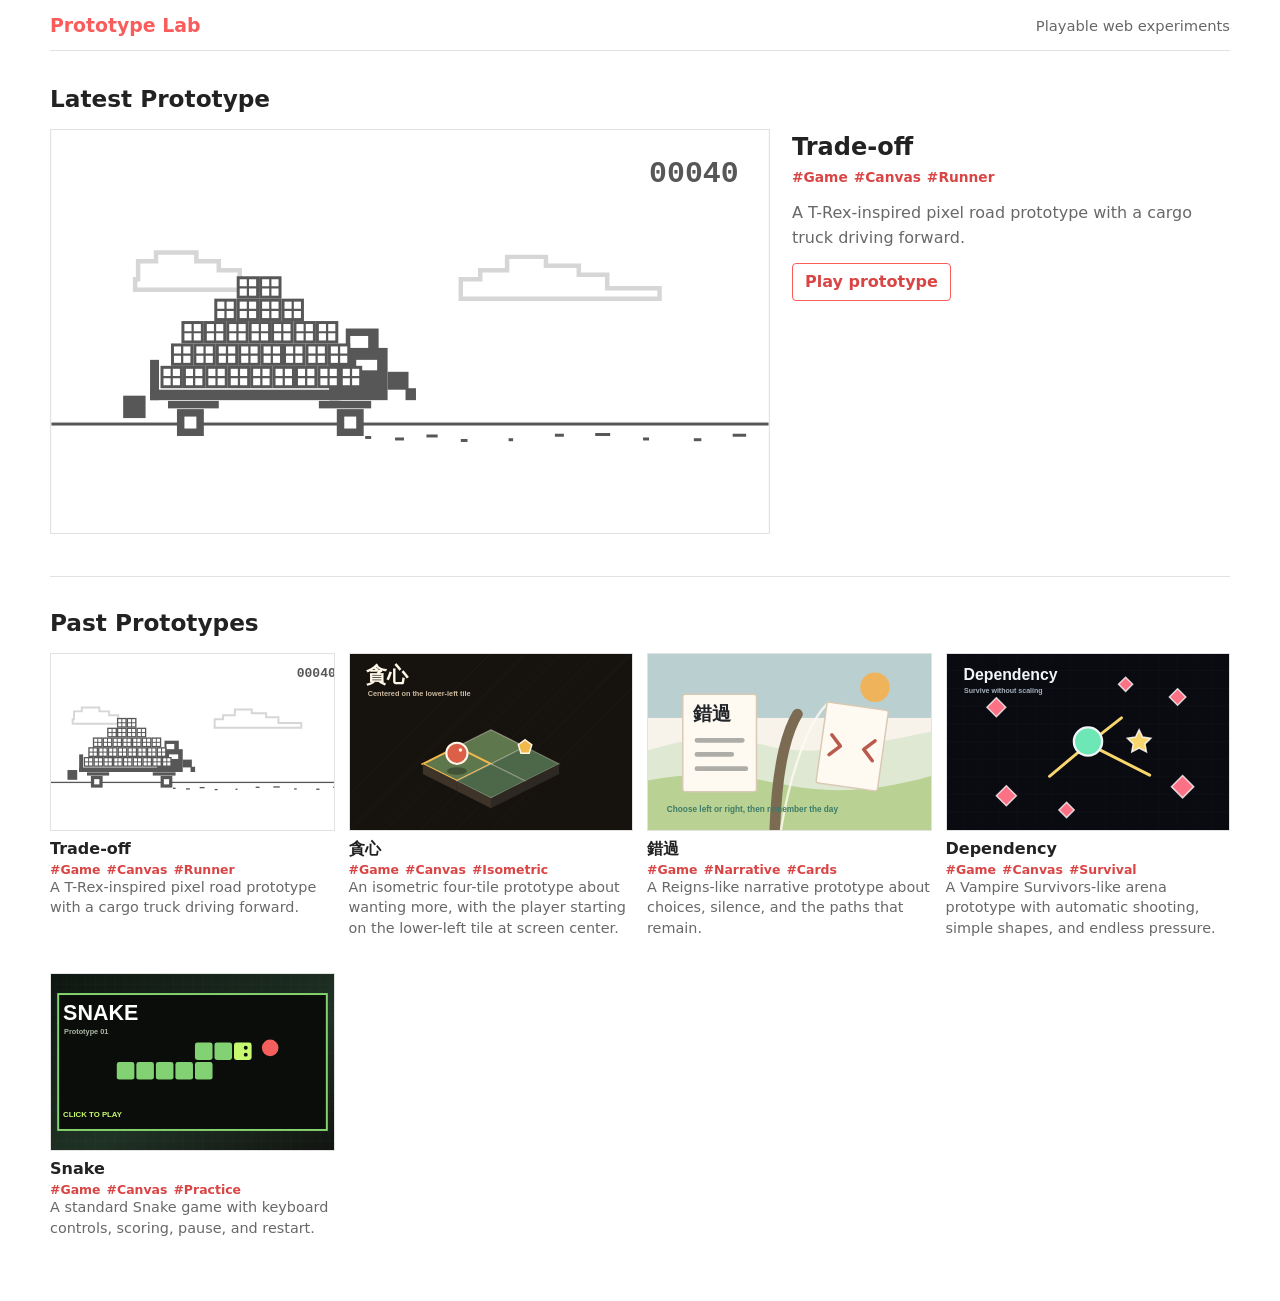
<file: index.html>
<!doctype html>
<html lang="en">
  <head>
    <meta charset="utf-8" />
    <meta name="viewport" content="width=device-width, initial-scale=1" />
    <meta
      name="description"
      content="A lightweight prototype gallery for small playable web experiments."
    />
    <title>Prototype Lab</title>
    <link rel="stylesheet" href="./styles.css" />
  </head>
  <body>
    <header class="site-header">
      <a class="brand" href="./index.html">Prototype Lab</a>
      <span>Playable web experiments</span>
    </header>

    <main>
      <section class="latest-section" aria-labelledby="latest-title">
        <div class="section-title">
          <h1 id="latest-title">Latest Prototype</h1>
        </div>
        <div id="latest-prototype"></div>
      </section>

      <section class="library-section" aria-labelledby="library-title">
        <div class="section-title">
          <h2 id="library-title">Past Prototypes</h2>
        </div>
        <div class="prototype-grid" id="prototype-grid"></div>
      </section>
    </main>

    <script src="./app.js"></script>
  </body>
</html>
</file>
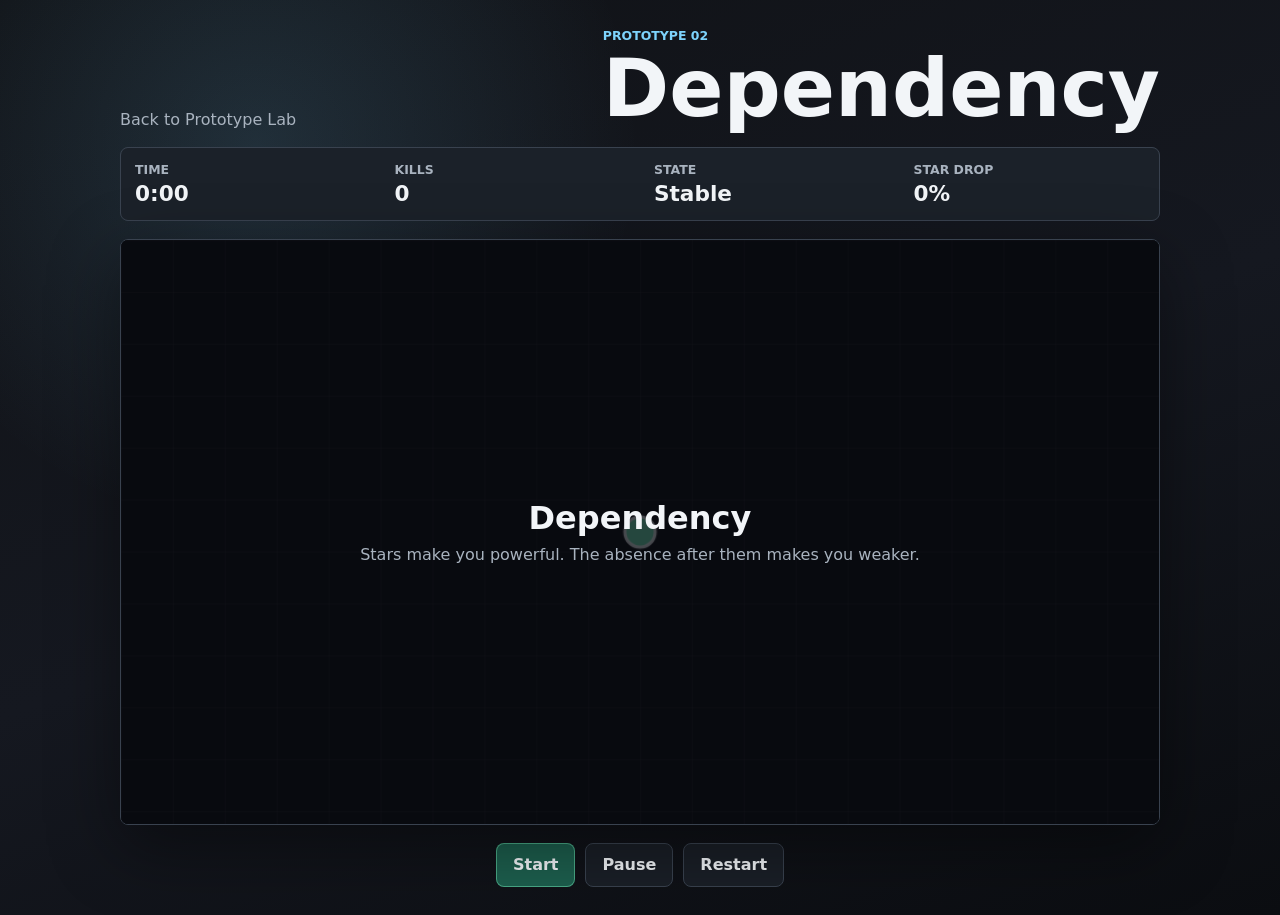
<file: prototypes/dependency/index.html>
<!doctype html>
<html lang="en">
  <head>
    <meta charset="utf-8" />
    <meta name="viewport" content="width=device-width, initial-scale=1" />
    <meta
      name="description"
      content="Dependency is a survival prototype about motion, pressure, and automatic fire."
    />
    <title>Dependency | Prototype Lab</title>
    <link rel="stylesheet" href="./styles.css" />
  </head>
  <body>
    <main class="game-shell">
      <header class="game-header">
        <a class="back-link" href="../../index.html">Back to Prototype Lab</a>
        <div>
          <p class="eyebrow">Prototype 02</p>
          <h1>Dependency</h1>
        </div>
      </header>

      <section class="scorebar" aria-label="Game stats">
        <div>
          <span>Time</span>
          <strong id="survival-time">0:00</strong>
        </div>
        <div>
          <span>Kills</span>
          <strong id="kills">0</strong>
        </div>
        <div>
          <span>State</span>
          <strong id="dependency-state">Stable</strong>
        </div>
        <div>
          <span>Star Drop</span>
          <strong id="drop-rate">0%</strong>
        </div>
      </section>

      <section class="arena-wrap" aria-label="Dependency game arena">
        <canvas id="game-board" width="960" height="540"></canvas>
        <div class="overlay" id="overlay">
          <strong id="overlay-title">Dependency</strong>
          <span id="overlay-text">Stars make you powerful. The absence after them makes you weaker.</span>
        </div>
      </section>

      <section class="controls" aria-label="Game controls">
        <button id="start-button" type="button">Start</button>
        <button id="pause-button" type="button">Pause</button>
        <button id="restart-button" type="button">Restart</button>
      </section>

      <section class="touch-controls" aria-label="Movement controls">
        <button type="button" data-direction="up" aria-label="Move up">Up</button>
        <button type="button" data-direction="left" aria-label="Move left">Left</button>
        <button type="button" data-direction="down" aria-label="Move down">Down</button>
        <button type="button" data-direction="right" aria-label="Move right">Right</button>
      </section>
    </main>

    <script src="./game.js"></script>
  </body>
</html>
</file>
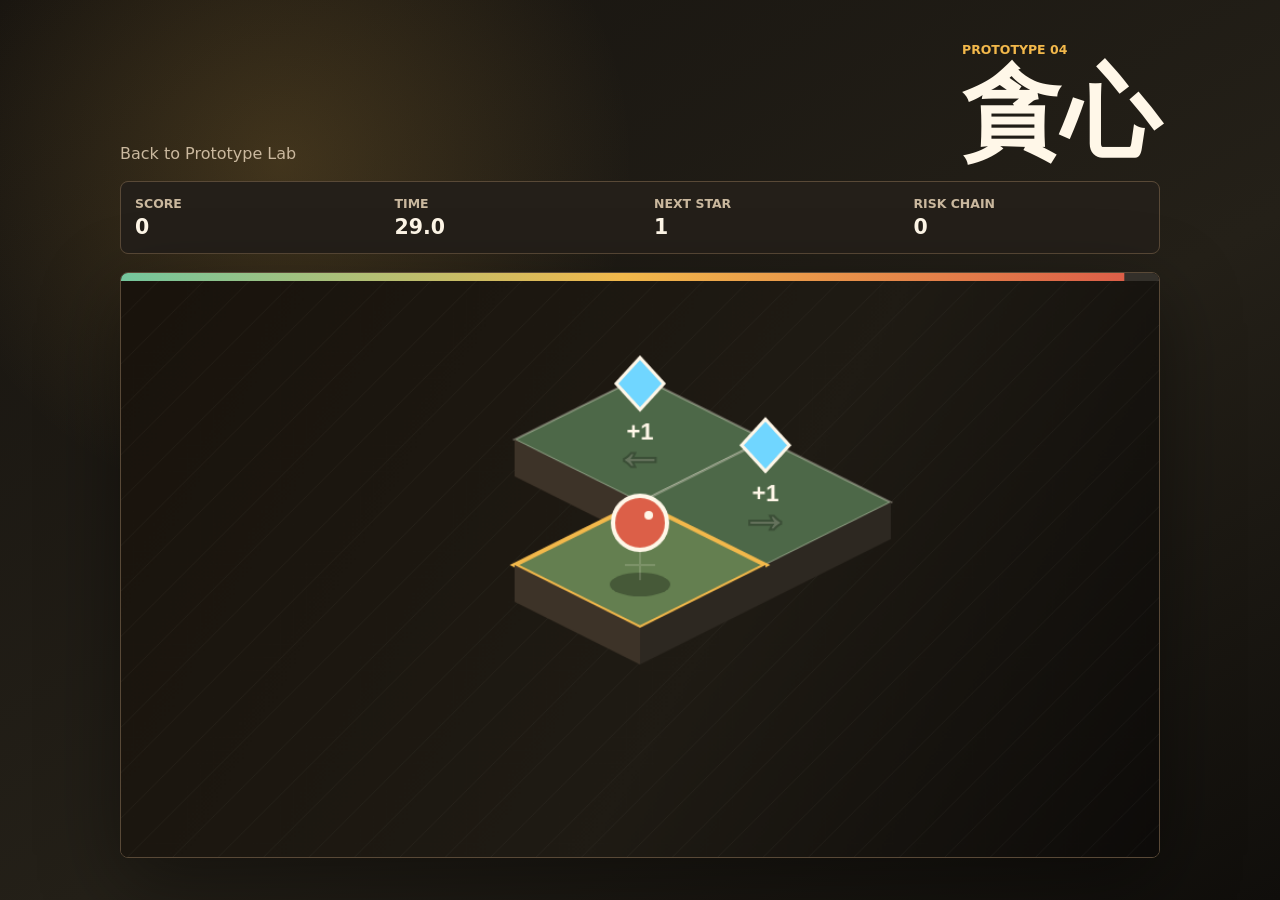
<file: prototypes/greed/index.html>
<!doctype html>
<html lang="zh-Hant">
  <head>
    <meta charset="utf-8" />
    <meta name="viewport" content="width=device-width, initial-scale=1" />
    <meta
      name="description"
      content="貪心是一個等角視角四宮格 prototype，玩家從中心格出發，不斷在左上與右上之間選擇前進。"
    />
    <title>貪心 | Prototype Lab</title>
    <link rel="stylesheet" href="./styles.css" />
  </head>
  <body>
    <main class="game-shell">
      <header class="game-header">
        <a class="back-link" href="../../index.html">Back to Prototype Lab</a>
        <div>
          <p class="eyebrow">Prototype 04</p>
          <h1>貪心</h1>
        </div>
      </header>

      <section class="scorebar" aria-label="Game stats">
        <div>
          <span>Score</span>
          <strong id="score">0</strong>
        </div>
        <div>
          <span>Time</span>
          <strong id="time-left">30.0</strong>
        </div>
        <div>
          <span>Next Star</span>
          <strong id="star-value">1</strong>
        </div>
        <div>
          <span>Risk Chain</span>
          <strong id="risk-chain">0</strong>
        </div>
      </section>

      <section class="arena-wrap" aria-label="Greed game arena">
        <div class="timer-bar" aria-hidden="true">
          <span id="time-bar"></span>
        </div>
        <canvas id="game-board" width="960" height="540"></canvas>
        <div class="overlay" id="overlay" hidden>
          <strong id="overlay-title">Game Over</strong>
          <span id="overlay-text"></span>
          <button id="restart-button" type="button">Restart</button>
        </div>
      </section>
    </main>

    <script src="./game.js"></script>
  </body>
</html>
</file>
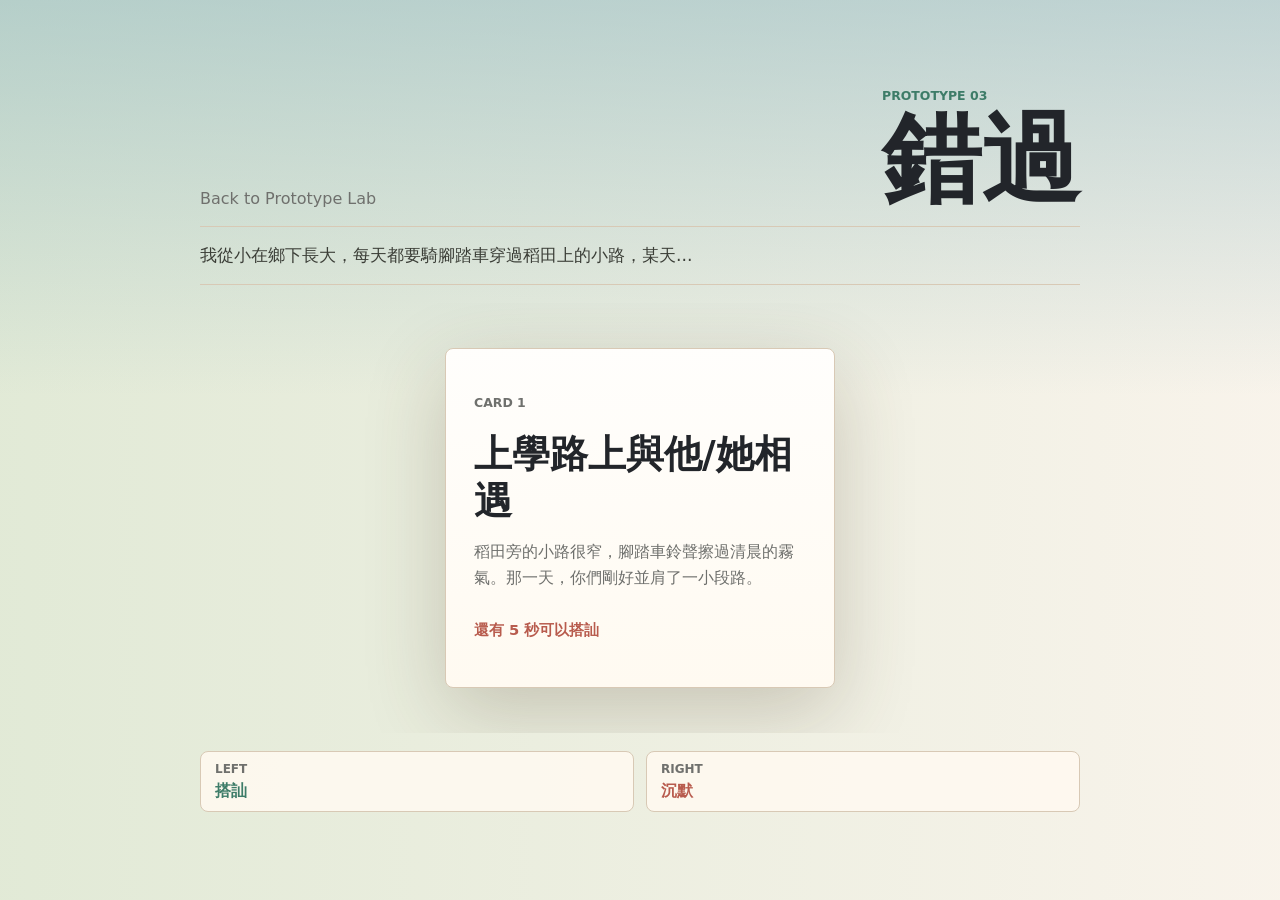
<file: prototypes/missed/index.html>
<!doctype html>
<html lang="zh-Hant">
  <head>
    <meta charset="utf-8" />
    <meta name="viewport" content="width=device-width, initial-scale=1" />
    <meta name="description" content="錯過是一個關於左右選擇與人生分岔的卡牌敘事 Prototype。" />
    <title>錯過 | Prototype Lab</title>
    <link rel="stylesheet" href="./styles.css" />
  </head>
  <body>
    <main class="story-shell">
      <header class="story-header">
        <a class="back-link" href="../../index.html">Back to Prototype Lab</a>
        <div>
          <p class="eyebrow">Prototype 03</p>
          <h1>錯過</h1>
        </div>
      </header>

      <section class="intro" aria-label="Opening narration">
        <p>我從小在鄉下長大，每天都要騎腳踏車穿過稻田上的小路，某天...</p>
      </section>

      <section class="choice-stage" aria-live="polite">
        <div class="choice-hint left-hint" id="left-hint">左</div>
        <article class="previous-card" id="previous-card" hidden>
          <p class="card-index" id="previous-card-index">Previous</p>
          <h2 id="previous-card-title">上一張卡片</h2>
          <p id="previous-card-body"></p>
        </article>
        <article class="story-card" id="story-card">
          <p class="card-index" id="card-index">Card 1</p>
          <h2 id="card-title">上學路上與他/她相遇</h2>
          <p id="card-body">左右選擇，讓人生往不同方向走。</p>
          <p class="mechanic-status" id="mechanic-status"></p>
        </article>
        <div class="choice-hint right-hint" id="right-hint">右</div>
      </section>

      <section class="choice-controls" aria-label="Choices">
        <button id="left-button" type="button">
          <span>Left</span>
          <strong id="left-choice">搭訕</strong>
        </button>
        <button id="right-button" type="button">
          <span>Right</span>
          <strong id="right-choice">沉默</strong>
        </button>
      </section>

      <section class="ending-panel" id="ending-panel" hidden>
        <p class="ending-label" id="ending-label">Ending</p>
        <h2 id="ending-title">結局</h2>
        <p id="ending-text"></p>
        <button id="restart-button" type="button">Restart</button>
      </section>
    </main>

    <script src="./game.js"></script>
  </body>
</html>
</file>
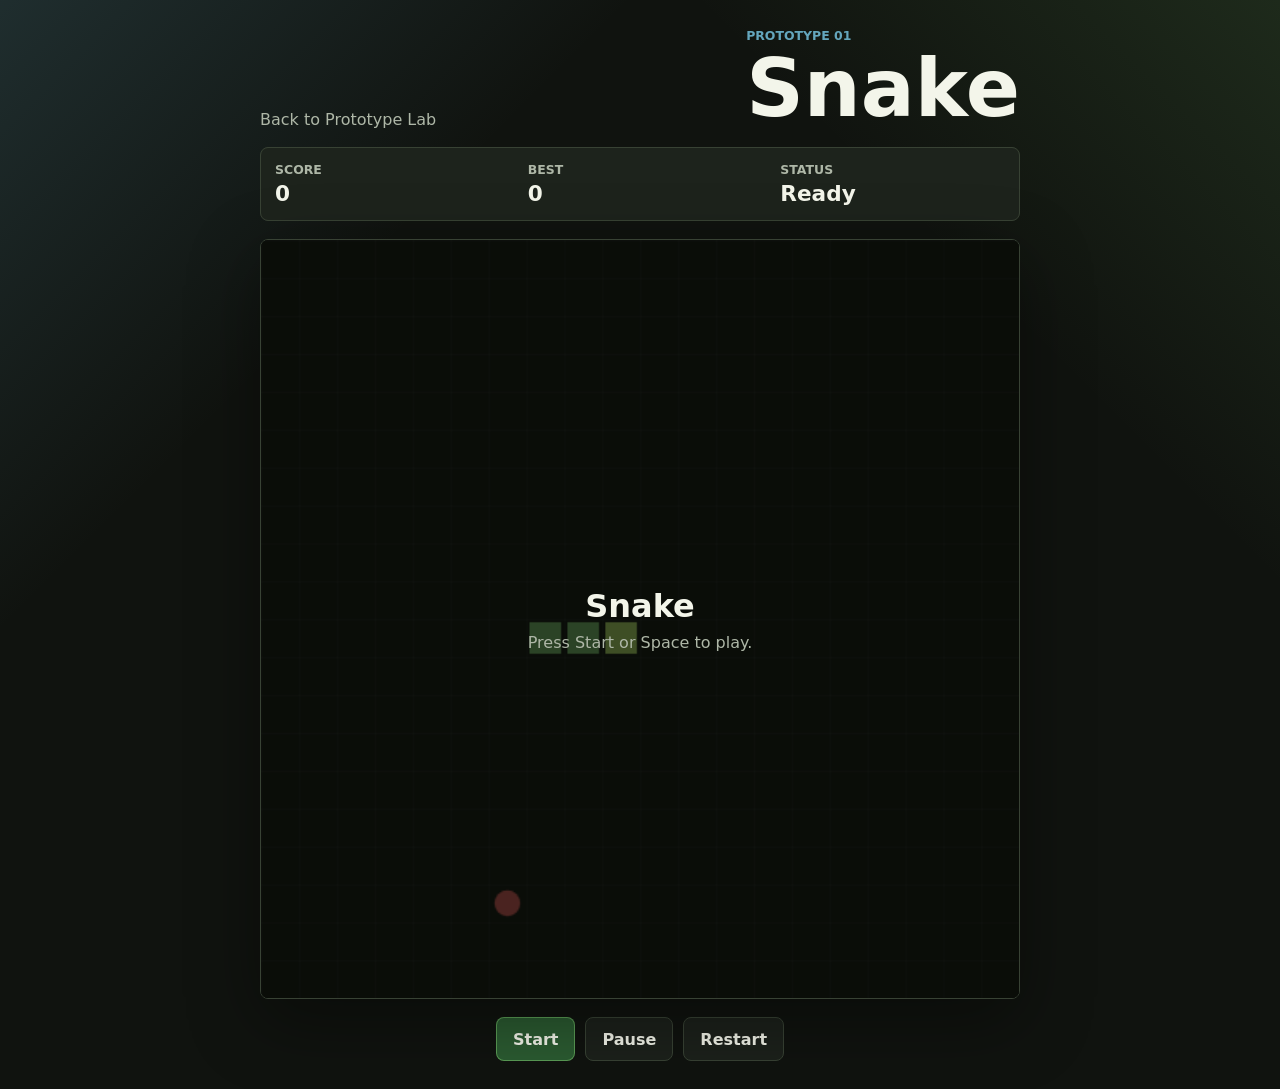
<file: prototypes/snake/index.html>
<!doctype html>
<html lang="en">
  <head>
    <meta charset="utf-8" />
    <meta name="viewport" content="width=device-width, initial-scale=1" />
    <meta name="description" content="A standard Snake prototype built with canvas." />
    <title>Snake | Prototype Lab</title>
    <link rel="stylesheet" href="./styles.css" />
  </head>
  <body>
    <main class="game-shell">
      <header class="game-header">
        <a class="back-link" href="../../index.html">Back to Prototype Lab</a>
        <div>
          <p class="eyebrow">Prototype 01</p>
          <h1>Snake</h1>
        </div>
      </header>

      <section class="scorebar" aria-label="Game stats">
        <div>
          <span>Score</span>
          <strong id="score">0</strong>
        </div>
        <div>
          <span>Best</span>
          <strong id="best-score">0</strong>
        </div>
        <div>
          <span>Status</span>
          <strong id="game-status">Ready</strong>
        </div>
      </section>

      <section class="board-wrap" aria-label="Snake game board">
        <canvas id="game-board" width="480" height="480"></canvas>
        <div class="overlay" id="overlay">
          <strong id="overlay-title">Snake</strong>
          <span id="overlay-text">Press Start or Space to play.</span>
        </div>
      </section>

      <section class="controls" aria-label="Game controls">
        <button id="start-button" type="button">Start</button>
        <button id="pause-button" type="button">Pause</button>
        <button id="restart-button" type="button">Restart</button>
      </section>

      <section class="touch-controls" aria-label="Direction controls">
        <button type="button" data-direction="up" aria-label="Move up">Up</button>
        <button type="button" data-direction="left" aria-label="Move left">Left</button>
        <button type="button" data-direction="down" aria-label="Move down">Down</button>
        <button type="button" data-direction="right" aria-label="Move right">Right</button>
      </section>
    </main>

    <script src="./game.js"></script>
  </body>
</html>
</file>
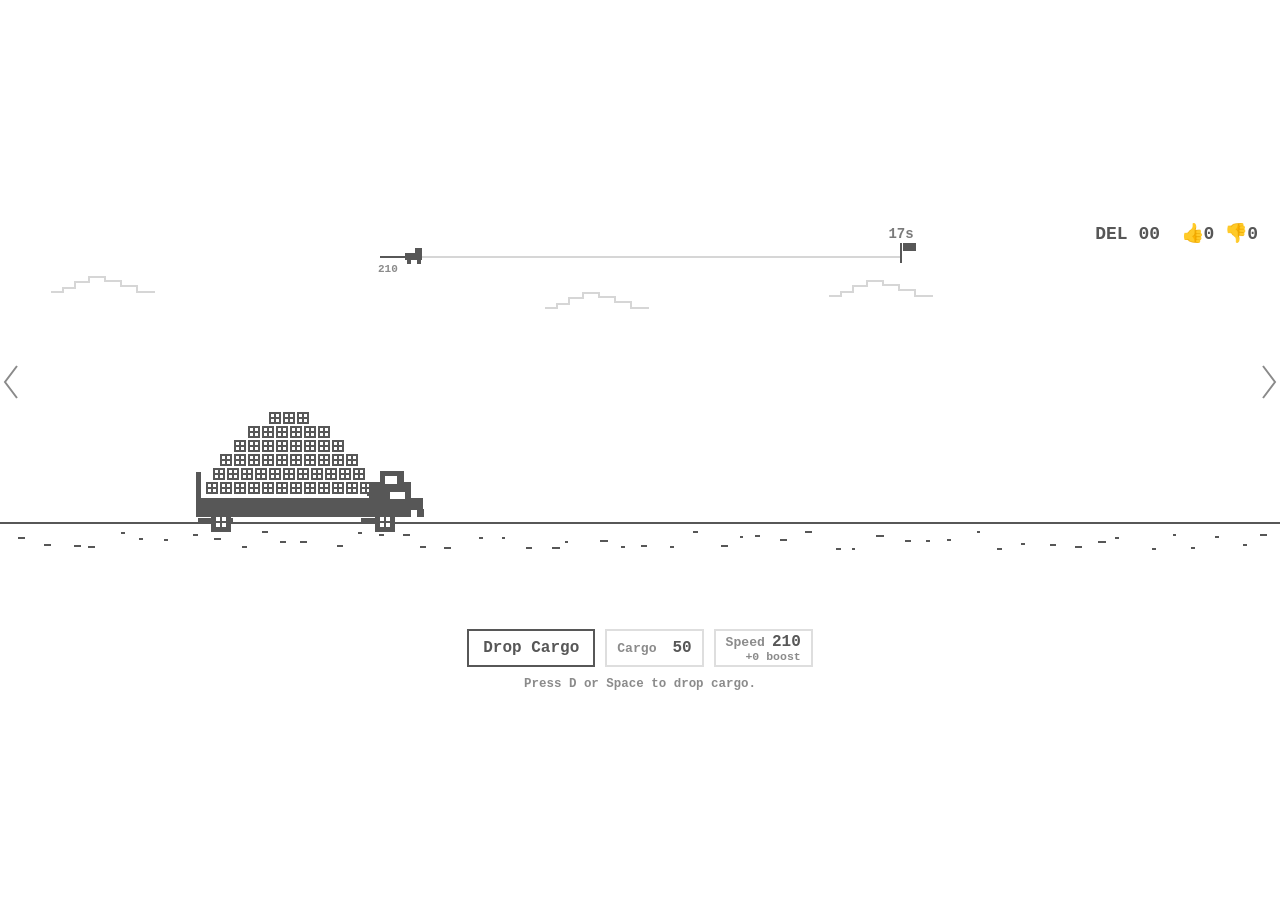
<file: prototypes/trade-off/index.html>
<!doctype html>
<html lang="en">
  <head>
    <meta charset="utf-8" />
    <meta name="viewport" content="width=device-width, initial-scale=1" />
    <meta
      name="description"
      content="A pixel road prototype with a cargo truck driving forward."
    />
    <title>Trade-off | Prototype Lab</title>
    <link rel="stylesheet" href="./styles.css" />
  </head>
  <body>
    <main class="game-shell">
      <a class="back-link" href="../../index.html">Back to Prototype Lab</a>

      <section class="runner-frame" aria-label="Trade-off prototype">
        <canvas id="game-board" width="960" height="300"></canvas>
      </section>

      <section class="controls" aria-label="Truck controls">
        <button id="discard-button" type="button">Drop Cargo</button>
        <div class="stat">
          <span>Cargo</span>
          <strong id="cargo-count">50</strong>
        </div>
        <div class="stat speed-stat">
          <span>Speed</span>
          <strong id="speed-value">210</strong>
          <small id="boost-value">+0 boost</small>
        </div>
      </section>

      <p class="control-hint">Press D or Space to drop cargo.</p>
    </main>

    <script src="./game.js"></script>
  </body>
</html>
</file>
<file: styles.css>
:root {
  color-scheme: light;
  --page: #ffffff;
  --ink: #222222;
  --muted: #686868;
  --line: #e2e2e2;
  --accent: #fa5c5c;
  --accent-dark: #d94545;
  --tile: #f5f5f5;
  font-family:
    Inter, ui-sans-serif, system-ui, -apple-system, BlinkMacSystemFont, "Segoe UI",
    sans-serif;
}

* {
  box-sizing: border-box;
}

body {
  min-width: 320px;
  margin: 0;
  color: var(--ink);
  background: var(--page);
}

a {
  color: inherit;
}

.site-header {
  display: flex;
  align-items: center;
  justify-content: space-between;
  gap: 16px;
  width: min(1180px, calc(100% - 32px));
  margin: 0 auto;
  border-bottom: 1px solid var(--line);
  padding: 14px 0;
}

.brand {
  color: var(--accent);
  font-size: 1.18rem;
  font-weight: 900;
  text-decoration: none;
}

.site-header span {
  color: var(--muted);
  font-size: 0.92rem;
}

main {
  width: min(1180px, calc(100% - 32px));
  margin: 0 auto;
}

.latest-section {
  padding: 34px 0 42px;
}

.library-section {
  border-top: 1px solid var(--line);
  padding: 32px 0 56px;
}

.section-title {
  display: flex;
  align-items: center;
  gap: 14px;
  margin-bottom: 16px;
}

h1,
h2,
h3,
p {
  margin-top: 0;
}

h1,
h2 {
  margin-bottom: 0;
  font-size: 1.45rem;
  line-height: 1.2;
  letter-spacing: 0;
}

.latest-card {
  display: grid;
  grid-template-columns: minmax(0, 720px) minmax(260px, 1fr);
  gap: 22px;
  align-items: start;
}

.cover-link {
  display: block;
  overflow: hidden;
  border: 1px solid var(--line);
  background: var(--tile);
  text-decoration: none;
}

.latest-card .cover-link {
  aspect-ratio: 16 / 9;
}

.cover-link img {
  display: block;
  width: 100%;
  height: 100%;
  object-fit: cover;
  transition: transform 160ms ease;
}

.cover-link:hover img,
.cover-link:focus-visible img {
  transform: scale(1.025);
}

.prototype-info {
  padding-top: 4px;
}

.prototype-info h3 {
  margin-bottom: 8px;
  font-size: 1.5rem;
  line-height: 1.18;
}

.prototype-info p {
  margin-bottom: 12px;
  color: var(--muted);
  line-height: 1.55;
}

.tag-row {
  display: flex;
  flex-wrap: wrap;
  gap: 6px;
  margin: 0 0 16px;
  padding: 0;
  list-style: none;
}

.tag-row li {
  color: var(--accent-dark);
  font-size: 0.86rem;
  font-weight: 800;
}

.play-link {
  display: inline-flex;
  min-height: 38px;
  align-items: center;
  border: 1px solid var(--accent);
  border-radius: 4px;
  padding: 0 12px;
  color: var(--accent-dark);
  font-weight: 900;
  text-decoration: none;
}

.play-link:hover,
.play-link:focus-visible {
  color: #ffffff;
  background: var(--accent);
  outline: none;
}

.prototype-grid {
  display: grid;
  grid-template-columns: repeat(4, minmax(0, 1fr));
  gap: 28px 14px;
}

.prototype-card {
  min-width: 0;
}

.prototype-card .cover-link {
  aspect-ratio: 16 / 10;
  margin-bottom: 8px;
}

.prototype-card h3 {
  margin-bottom: 4px;
  font-size: 1rem;
  line-height: 1.24;
}

.prototype-card p {
  margin-bottom: 7px;
  color: var(--muted);
  font-size: 0.9rem;
  line-height: 1.4;
}

.prototype-card .tag-row {
  margin-bottom: 0;
}

.prototype-card .tag-row li {
  font-size: 0.78rem;
}

@media (max-width: 860px) {
  .latest-card {
    grid-template-columns: 1fr;
  }

  .prototype-grid {
    grid-template-columns: repeat(2, minmax(0, 1fr));
  }
}

@media (max-width: 560px) {
  .site-header {
    align-items: flex-start;
    flex-direction: column;
    gap: 4px;
  }

  .prototype-grid {
    grid-template-columns: 1fr;
  }
}
</file>
<file: prototypes/dependency/styles.css>
:root {
  color-scheme: dark;
  --bg: #101216;
  --panel: #1a1f27;
  --panel-strong: #242b35;
  --line: #39424f;
  --text: #f2f5f8;
  --muted: #a9b3bf;
  --player: #6ee7b7;
  --bullet: #f8d66d;
  --enemy: #fb7185;
  --accent: #7dd3fc;
  font-family:
    Inter, ui-sans-serif, system-ui, -apple-system, BlinkMacSystemFont, "Segoe UI",
    sans-serif;
}

* {
  box-sizing: border-box;
}

body {
  min-width: 320px;
  min-height: 100vh;
  margin: 0;
  color: var(--text);
  background:
    radial-gradient(circle at 20% 16%, rgba(125, 211, 252, 0.14), transparent 24rem),
    linear-gradient(160deg, #101216 0%, #151820 52%, #0b0d11 100%);
}

button,
a {
  font: inherit;
}

.game-shell {
  display: grid;
  width: min(1040px, calc(100% - 32px));
  min-height: 100vh;
  margin: 0 auto;
  padding: 28px 0;
  align-content: center;
  gap: 18px;
}

.game-header {
  display: flex;
  align-items: end;
  justify-content: space-between;
  gap: 20px;
}

.back-link {
  color: var(--muted);
  text-decoration: none;
}

.back-link:hover,
.back-link:focus-visible {
  color: var(--text);
  outline: none;
}

.eyebrow {
  margin: 0 0 6px;
  color: var(--accent);
  font-size: 0.78rem;
  font-weight: 800;
  text-transform: uppercase;
}

h1 {
  margin: 0;
  font-size: clamp(2.45rem, 7vw, 5rem);
  line-height: 1;
  letter-spacing: 0;
}

.scorebar {
  display: grid;
  grid-template-columns: repeat(4, minmax(0, 1fr));
  overflow: hidden;
  border: 1px solid var(--line);
  border-radius: 8px;
  background: var(--line);
}

.scorebar div {
  display: grid;
  gap: 4px;
  padding: 14px;
  background: rgba(26, 31, 39, 0.94);
}

.scorebar span {
  color: var(--muted);
  font-size: 0.78rem;
  font-weight: 800;
  text-transform: uppercase;
}

.scorebar strong {
  font-size: 1.35rem;
}

.arena-wrap {
  position: relative;
  overflow: hidden;
  border: 1px solid var(--line);
  border-radius: 8px;
  background: #090b10;
  box-shadow: 0 22px 70px rgba(0, 0, 0, 0.42);
}

canvas {
  display: block;
  width: 100%;
  aspect-ratio: 16 / 9;
}

.overlay {
  position: absolute;
  inset: 0;
  display: grid;
  place-content: center;
  gap: 8px;
  padding: 24px;
  text-align: center;
  background: rgba(9, 11, 16, 0.72);
}

.overlay[hidden] {
  display: none;
}

.overlay strong {
  font-size: 2rem;
}

.overlay span {
  color: var(--muted);
}

.controls,
.touch-controls {
  display: flex;
  flex-wrap: wrap;
  gap: 10px;
  justify-content: center;
}

button {
  min-height: 44px;
  border: 1px solid var(--line);
  border-radius: 8px;
  padding: 0 16px;
  color: var(--text);
  background: var(--panel);
  cursor: pointer;
  font-weight: 800;
}

button:hover,
button:focus-visible {
  border-color: var(--accent);
  background: var(--panel-strong);
  outline: none;
}

#start-button {
  border-color: rgba(110, 231, 183, 0.55);
  background: #1d5f4e;
}

.touch-controls {
  display: none;
}

@media (max-width: 680px) {
  .game-shell {
    align-content: start;
  }

  .game-header {
    align-items: start;
    flex-direction: column-reverse;
  }

  .scorebar {
    grid-template-columns: 1fr;
  }

  .touch-controls {
    display: grid;
    grid-template-columns: repeat(3, 72px);
    justify-content: center;
  }

  .touch-controls button:first-child {
    grid-column: 2;
  }

  .touch-controls button:nth-child(2) {
    grid-column: 1;
  }

  .touch-controls button:nth-child(3) {
    grid-column: 2;
  }

  .touch-controls button:nth-child(4) {
    grid-column: 3;
  }
}
</file>
<file: prototypes/greed/styles.css>
:root {
  color-scheme: dark;
  --bg: #16130f;
  --panel: #211d18;
  --panel-strong: #2f271e;
  --line: #594937;
  --text: #fff7e8;
  --muted: #cab89e;
  --gold: #f2b84b;
  font-family:
    Inter, "Noto Sans TC", ui-sans-serif, system-ui, -apple-system, BlinkMacSystemFont,
    "Segoe UI", sans-serif;
}

* {
  box-sizing: border-box;
}

body {
  min-width: 320px;
  min-height: 100vh;
  margin: 0;
  color: var(--text);
  background:
    radial-gradient(circle at 22% 18%, rgba(242, 184, 75, 0.18), transparent 22rem),
    linear-gradient(150deg, #16130f 0%, #242018 58%, #100e0b 100%);
}

button,
a {
  font: inherit;
}

.game-shell {
  display: grid;
  width: min(1040px, calc(100% - 32px));
  min-height: 100vh;
  margin: 0 auto;
  padding: 28px 0;
  align-content: center;
  gap: 18px;
}

.game-header {
  display: flex;
  align-items: end;
  justify-content: space-between;
  gap: 20px;
}

.back-link {
  color: var(--muted);
  text-decoration: none;
}

.back-link:hover,
.back-link:focus-visible {
  color: var(--text);
  outline: none;
}

.eyebrow {
  margin: 0 0 6px;
  color: var(--gold);
  font-size: 0.78rem;
  font-weight: 900;
  text-transform: uppercase;
}

h1 {
  margin: 0;
  font-size: clamp(3rem, 9vw, 6.2rem);
  line-height: 1;
  letter-spacing: 0;
}

.scorebar {
  display: grid;
  grid-template-columns: repeat(4, minmax(0, 1fr));
  overflow: hidden;
  border: 1px solid var(--line);
  border-radius: 8px;
  background: var(--line);
}

.scorebar div {
  display: grid;
  gap: 4px;
  min-width: 0;
  padding: 14px;
  background: rgba(33, 29, 24, 0.94);
}

.scorebar span {
  color: var(--muted);
  font-size: 0.78rem;
  font-weight: 900;
  text-transform: uppercase;
}

.scorebar strong {
  overflow-wrap: anywhere;
  font-size: 1.28rem;
}

.arena-wrap {
  position: relative;
  overflow: hidden;
  border: 1px solid var(--line);
  border-radius: 8px;
  background: #0d0b09;
  box-shadow: 0 24px 80px rgba(0, 0, 0, 0.42);
}

.timer-bar {
  position: absolute;
  top: 0;
  left: 0;
  z-index: 2;
  width: 100%;
  height: 8px;
  background: rgba(255, 247, 232, 0.12);
}

.timer-bar span {
  display: block;
  width: 100%;
  height: 100%;
  background: linear-gradient(90deg, #74c69d, #f2b84b, #dc5f48);
  transform-origin: left center;
  transform: scaleX(1);
}

canvas {
  display: block;
  width: 100%;
  aspect-ratio: 16 / 9;
  cursor: pointer;
}

.overlay {
  position: absolute;
  inset: 0;
  z-index: 3;
  display: grid;
  place-content: center;
  gap: 12px;
  padding: 24px;
  text-align: center;
  background: rgba(13, 11, 9, 0.78);
}

.overlay[hidden] {
  display: none;
}

.overlay strong {
  font-size: clamp(2rem, 6vw, 4rem);
  line-height: 1;
}

.overlay span {
  max-width: 32rem;
  color: var(--muted);
  line-height: 1.5;
}

button {
  min-height: 44px;
  border: 1px solid var(--line);
  border-radius: 8px;
  padding: 0 12px;
  color: var(--text);
  background: var(--panel);
  cursor: pointer;
  font-weight: 900;
}

button:hover,
button:focus-visible {
  border-color: var(--gold);
  background: var(--panel-strong);
  outline: none;
}

@media (max-width: 680px) {
  .game-shell {
    align-content: start;
  }

  .game-header {
    align-items: start;
    flex-direction: column-reverse;
  }

  .scorebar {
    grid-template-columns: 1fr;
  }
}
</file>
<file: prototypes/missed/styles.css>
:root {
  color-scheme: light;
  --paper: #f8f3ea;
  --ink: #22252a;
  --muted: #6f706d;
  --line: #d8c9b5;
  --field: #dfe8d3;
  --water: #8db6be;
  --sun: #efb45b;
  --card: #fffaf1;
  --left: #3d7c68;
  --right: #b85b4d;
  font-family:
    Inter, "Noto Sans TC", ui-sans-serif, system-ui, -apple-system, BlinkMacSystemFont,
    "Segoe UI", sans-serif;
}

* {
  box-sizing: border-box;
}

body {
  min-width: 320px;
  min-height: 100vh;
  margin: 0;
  color: var(--ink);
  background:
    linear-gradient(180deg, rgba(141, 182, 190, 0.52), transparent 44%),
    linear-gradient(90deg, rgba(223, 232, 211, 0.92), rgba(248, 243, 234, 0.96));
}

button,
a {
  font: inherit;
}

.story-shell {
  display: grid;
  width: min(880px, calc(100% - 32px));
  min-height: 100vh;
  margin: 0 auto;
  padding: 28px 0;
  align-content: center;
  gap: 18px;
}

.story-header {
  display: flex;
  align-items: end;
  justify-content: space-between;
  gap: 20px;
}

.back-link {
  color: var(--muted);
  text-decoration: none;
}

.back-link:hover,
.back-link:focus-visible {
  color: var(--ink);
  outline: none;
}

.eyebrow {
  margin: 0 0 6px;
  color: var(--left);
  font-size: 0.78rem;
  font-weight: 900;
  text-transform: uppercase;
}

h1,
h2,
p {
  margin-top: 0;
}

h1 {
  margin-bottom: 0;
  font-size: clamp(3rem, 10vw, 6.2rem);
  line-height: 1;
  letter-spacing: 0;
}

.intro {
  border-top: 1px solid var(--line);
  border-bottom: 1px solid var(--line);
  padding: 14px 0;
}

.intro p {
  max-width: 720px;
  margin-bottom: 0;
  color: #3b3e37;
  font-size: 1.08rem;
  line-height: 1.65;
}

.choice-stage {
  position: relative;
  display: grid;
  min-height: 430px;
  place-items: center;
  overflow: hidden;
}

.story-card,
.previous-card {
  position: relative;
  display: grid;
  width: min(390px, 86vw);
  min-height: 340px;
  align-content: center;
  border: 1px solid var(--line);
  border-radius: 8px;
  padding: 28px;
  background:
    linear-gradient(180deg, rgba(255, 255, 255, 0.78), rgba(255, 250, 241, 0.95)),
    var(--card);
  box-shadow: 0 24px 80px rgba(78, 64, 42, 0.24);
  user-select: none;
}

.story-card {
  z-index: 2;
  cursor: grab;
  touch-action: none;
  transition:
    transform 180ms ease,
    box-shadow 180ms ease;
}

.story-card:active {
  cursor: grabbing;
}

.previous-card {
  position: absolute;
  z-index: 1;
  min-height: 318px;
  opacity: 0.42;
  pointer-events: none;
  transform: translateY(22px) scale(0.92) rotate(-3deg);
}

.previous-card[hidden] {
  display: none;
}

.story-card h2,
.previous-card h2 {
  margin-bottom: 14px;
  font-size: clamp(1.65rem, 5vw, 2.35rem);
  line-height: 1.25;
  letter-spacing: 0;
}

.story-card p,
.previous-card p {
  color: var(--muted);
  line-height: 1.6;
}

.story-card .mechanic-status {
  min-height: 1.45em;
  margin: 12px 0 0;
  color: var(--right);
  font-size: 0.92rem;
  font-weight: 900;
}

.card-index {
  margin-bottom: 18px;
  color: var(--left);
  font-size: 0.78rem;
  font-weight: 900;
  text-transform: uppercase;
}

.choice-hint {
  position: absolute;
  top: 50%;
  z-index: 0;
  min-width: 88px;
  border: 1px solid currentColor;
  border-radius: 8px;
  padding: 10px 12px;
  font-weight: 900;
  opacity: 0;
  text-align: center;
  transform: translateY(-50%);
  transition: opacity 120ms ease;
}

.left-hint {
  left: 8px;
  color: var(--left);
}

.right-hint {
  right: 8px;
  color: var(--right);
}

.choice-controls {
  display: grid;
  grid-template-columns: repeat(2, minmax(0, 1fr));
  gap: 12px;
}

button {
  min-height: 54px;
  border: 1px solid var(--line);
  border-radius: 8px;
  padding: 10px 14px;
  color: var(--ink);
  background: rgba(255, 250, 241, 0.88);
  cursor: pointer;
  text-align: left;
}

button:hover,
button:focus-visible {
  border-color: var(--ink);
  outline: none;
}

button span {
  display: block;
  margin-bottom: 4px;
  color: var(--muted);
  font-size: 0.75rem;
  font-weight: 900;
  text-transform: uppercase;
}

button strong {
  display: block;
  font-size: 1rem;
  line-height: 1.35;
}

#left-button strong {
  color: var(--left);
}

#right-button strong {
  color: var(--right);
}

.ending-panel {
  display: grid;
  gap: 10px;
  border: 1px solid var(--line);
  border-radius: 8px;
  padding: 24px;
  background: rgba(255, 250, 241, 0.92);
}

.ending-panel[hidden] {
  display: none;
}

.ending-label {
  margin-bottom: 0;
  color: var(--right);
  font-size: 0.78rem;
  font-weight: 900;
  text-transform: uppercase;
}

.ending-panel h2 {
  margin-bottom: 0;
  font-size: 2rem;
  line-height: 1.2;
}

.ending-panel p {
  margin-bottom: 0;
  color: var(--muted);
  line-height: 1.65;
}

#restart-button {
  width: fit-content;
  margin-top: 8px;
  font-weight: 900;
  text-align: center;
}

@media (max-width: 680px) {
  .story-shell {
    align-content: start;
  }

  .story-header {
    align-items: start;
    flex-direction: column-reverse;
  }

  .choice-stage {
    min-height: 390px;
  }

  .choice-hint {
    display: none;
  }

  .choice-controls {
    grid-template-columns: 1fr;
  }
}
</file>
<file: prototypes/snake/styles.css>
:root {
  color-scheme: dark;
  --bg: #10130f;
  --panel: #1c211b;
  --panel-strong: #252d24;
  --line: #384234;
  --text: #f3f5ea;
  --muted: #aeb7a7;
  --snake: #82d173;
  --snake-head: #c7f970;
  --food: #f25f5c;
  --accent: #64a6bd;
  font-family:
    Inter, ui-sans-serif, system-ui, -apple-system, BlinkMacSystemFont, "Segoe UI",
    sans-serif;
}

* {
  box-sizing: border-box;
}

body {
  min-width: 320px;
  min-height: 100vh;
  margin: 0;
  color: var(--text);
  background:
    linear-gradient(135deg, rgba(100, 166, 189, 0.18), transparent 28rem),
    linear-gradient(225deg, rgba(130, 209, 115, 0.12), transparent 26rem), var(--bg);
}

button,
a {
  font: inherit;
}

.game-shell {
  display: grid;
  width: min(760px, calc(100% - 32px));
  min-height: 100vh;
  margin: 0 auto;
  padding: 28px 0;
  align-content: center;
  gap: 18px;
}

.game-header {
  display: flex;
  align-items: end;
  justify-content: space-between;
  gap: 20px;
}

.back-link {
  color: var(--muted);
  text-decoration: none;
}

.back-link:hover {
  color: var(--text);
}

.eyebrow {
  margin: 0 0 6px;
  color: var(--accent);
  font-size: 0.78rem;
  font-weight: 800;
  text-transform: uppercase;
}

h1 {
  margin: 0;
  font-size: clamp(2.6rem, 8vw, 5rem);
  line-height: 1;
  letter-spacing: 0;
}

.scorebar {
  display: grid;
  grid-template-columns: repeat(3, minmax(0, 1fr));
  overflow: hidden;
  border: 1px solid var(--line);
  border-radius: 8px;
  background: var(--line);
}

.scorebar div {
  display: grid;
  gap: 4px;
  padding: 14px;
  background: rgba(28, 33, 27, 0.92);
}

.scorebar span {
  color: var(--muted);
  font-size: 0.78rem;
  font-weight: 800;
  text-transform: uppercase;
}

.scorebar strong {
  font-size: 1.35rem;
}

.board-wrap {
  position: relative;
  overflow: hidden;
  border: 1px solid var(--line);
  border-radius: 8px;
  background: #0a0d09;
  box-shadow: 0 22px 70px rgba(0, 0, 0, 0.38);
}

canvas {
  display: block;
  width: 100%;
  aspect-ratio: 1;
}

.overlay {
  position: absolute;
  inset: 0;
  display: grid;
  place-content: center;
  gap: 8px;
  padding: 24px;
  text-align: center;
  background: rgba(10, 13, 9, 0.72);
}

.overlay[hidden] {
  display: none;
}

.overlay strong {
  font-size: 2rem;
}

.overlay span {
  color: var(--muted);
}

.controls,
.touch-controls {
  display: flex;
  flex-wrap: wrap;
  gap: 10px;
  justify-content: center;
}

button {
  min-height: 44px;
  border: 1px solid var(--line);
  border-radius: 8px;
  padding: 0 16px;
  color: var(--text);
  background: var(--panel);
  cursor: pointer;
  font-weight: 800;
}

button:hover,
button:focus-visible {
  border-color: var(--accent);
  background: var(--panel-strong);
  outline: none;
}

#start-button {
  border-color: rgba(130, 209, 115, 0.55);
  background: #2b5b31;
}

.touch-controls {
  display: none;
}

@media (max-width: 640px) {
  .game-shell {
    align-content: start;
  }

  .game-header {
    align-items: start;
    flex-direction: column-reverse;
  }

  .scorebar {
    grid-template-columns: 1fr;
  }

  .touch-controls {
    display: grid;
    grid-template-columns: repeat(3, 72px);
    justify-content: center;
  }

  .touch-controls button:first-child {
    grid-column: 2;
  }

  .touch-controls button:nth-child(2) {
    grid-column: 1;
  }

  .touch-controls button:nth-child(3) {
    grid-column: 2;
  }

  .touch-controls button:nth-child(4) {
    grid-column: 3;
  }
}
</file>
<file: prototypes/trade-off/styles.css>
:root {
  color-scheme: light;
  --page: #ffffff;
  --ink: #575757;
  --muted: #8b8b8b;
  --line: #dedede;
  font-family:
    "Courier New", Courier, ui-monospace, SFMono-Regular, Menlo, Consolas, monospace;
}

* {
  box-sizing: border-box;
}

body {
  min-width: 320px;
  min-height: 100vh;
  margin: 0;
  color: var(--ink);
  background: var(--page);
}

a {
  color: inherit;
}

.game-shell {
  display: grid;
  min-height: 100vh;
  align-content: center;
  gap: 18px;
  padding: 24px 0;
}

.back-link {
  position: absolute;
  width: 1px;
  height: 1px;
  overflow: hidden;
  clip: rect(0 0 0 0);
  clip-path: inset(50%);
  white-space: nowrap;
  color: var(--muted);
  font-family:
    Inter, ui-sans-serif, system-ui, -apple-system, BlinkMacSystemFont, "Segoe UI",
    sans-serif;
  font-size: 0.88rem;
  text-decoration: none;
}

.back-link:hover,
.back-link:focus-visible {
  color: var(--ink);
  outline: none;
}

.runner-frame {
  position: relative;
  overflow: hidden;
  width: 100%;
  border-block: 1px solid transparent;
  background: #ffffff;
}

canvas {
  display: block;
  width: 100%;
  min-height: 220px;
  max-height: 420px;
  aspect-ratio: 16 / 5;
  image-rendering: pixelated;
}

.controls {
  display: flex;
  flex-wrap: wrap;
  width: min(960px, calc(100% - 32px));
  align-items: center;
  justify-content: center;
  gap: 10px;
  margin: 0 auto;
}

button {
  min-height: 38px;
  border: 2px solid var(--ink);
  border-radius: 0;
  padding: 0 14px;
  color: var(--ink);
  background: #ffffff;
  cursor: pointer;
  font: inherit;
  font-weight: 700;
}

button:hover,
button:focus-visible {
  color: #ffffff;
  background: var(--ink);
  outline: none;
}

button:disabled {
  border-color: var(--line);
  color: var(--muted);
  background: #ffffff;
  cursor: default;
}

.stat {
  display: inline-flex;
  min-height: 38px;
  align-items: center;
  gap: 7px;
  border: 2px solid var(--line);
  padding: 0 10px;
}

.stat span {
  color: var(--muted);
  font-size: 0.82rem;
  font-weight: 700;
}

.stat strong {
  min-width: 28px;
  color: var(--ink);
  text-align: right;
}

.speed-stat {
  display: grid;
  grid-template-columns: auto auto;
  grid-template-rows: auto auto;
  column-gap: 7px;
  row-gap: 0;
  align-content: center;
}

.speed-stat small {
  grid-column: 1 / -1;
  color: var(--muted);
  font-size: 0.72rem;
  font-weight: 700;
  line-height: 1;
  text-align: right;
  transform-origin: right center;
  transition:
    color 90ms linear,
    transform 90ms linear;
}

.speed-stat small.is-boost {
  color: #2f8f46;
}

.speed-stat small.is-slow {
  color: #c74444;
}

.control-hint {
  width: min(960px, calc(100% - 32px));
  margin: -8px auto 0;
  color: var(--muted);
  font-size: 0.78rem;
  font-weight: 700;
  text-align: center;
}

@media (max-width: 640px) {
  .game-shell {
    align-content: start;
    padding-top: 18px;
  }

  canvas {
    min-height: 260px;
  }
}
</file>
